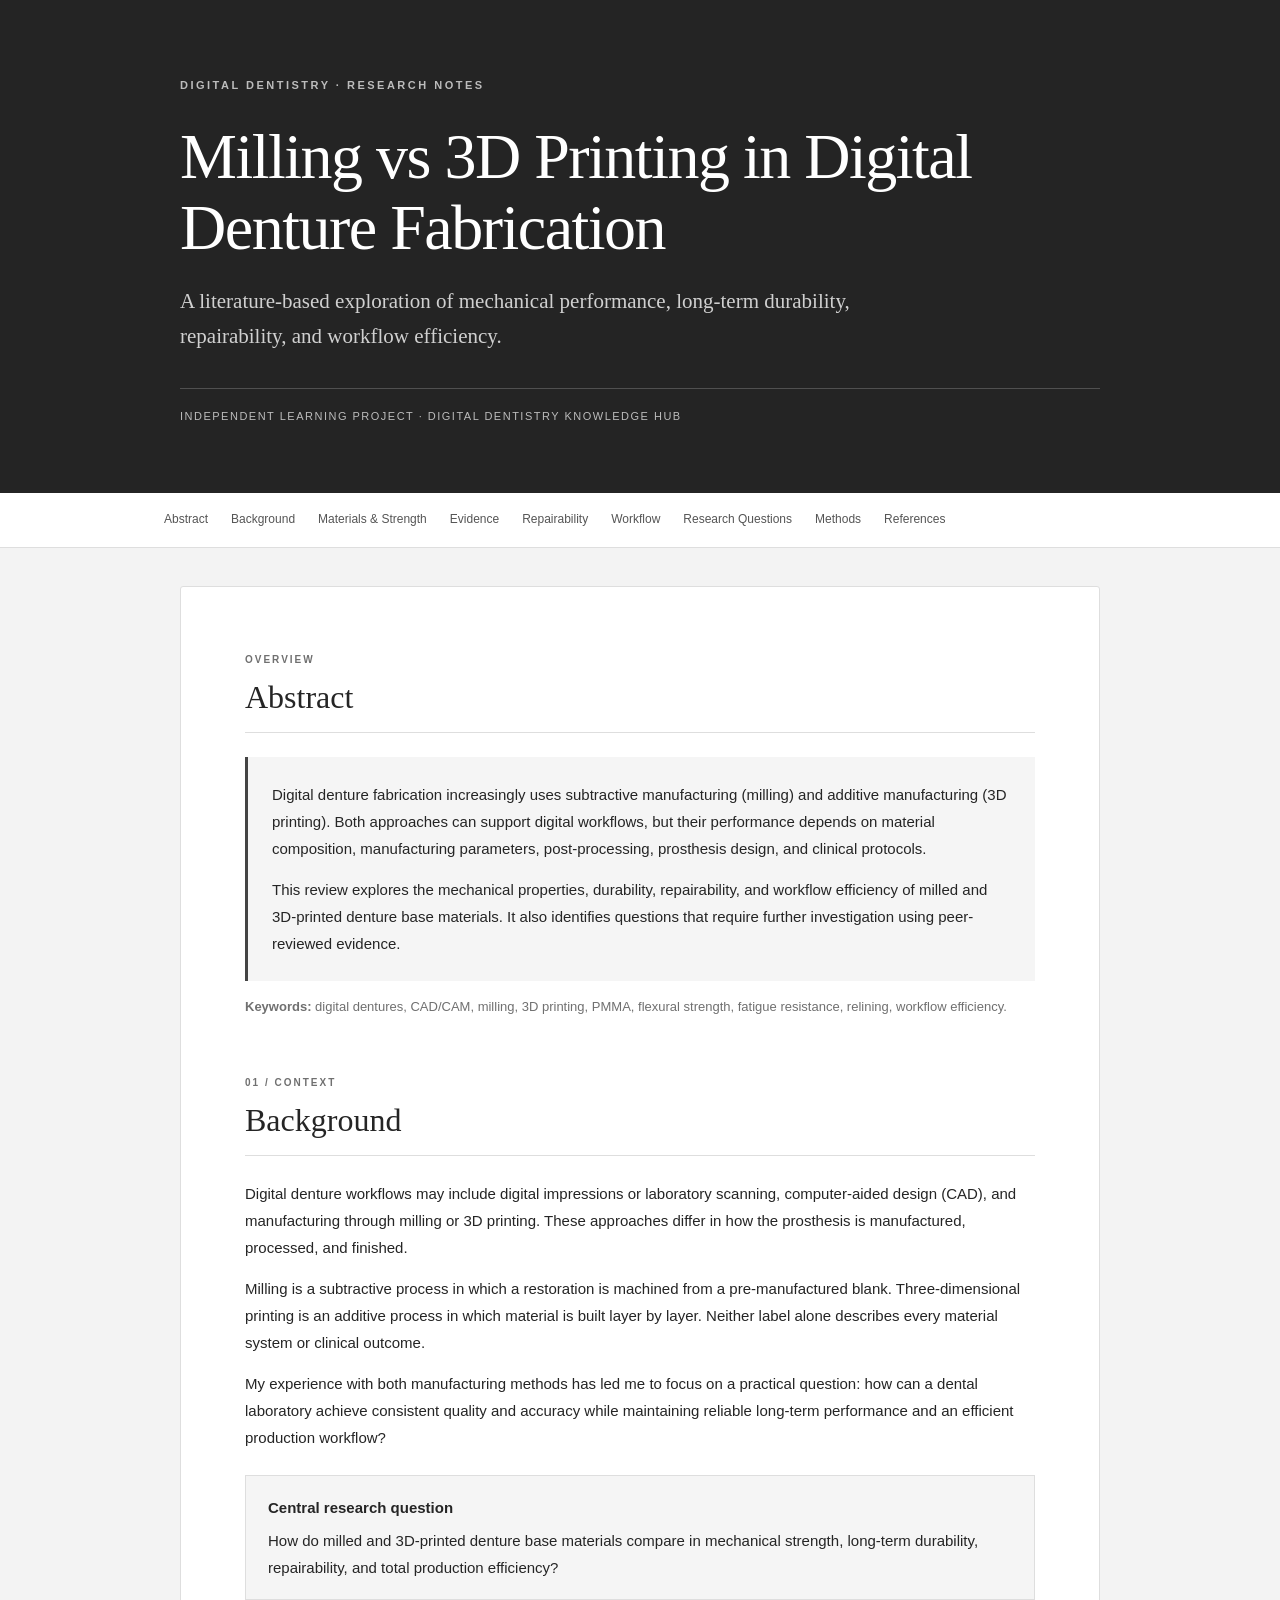
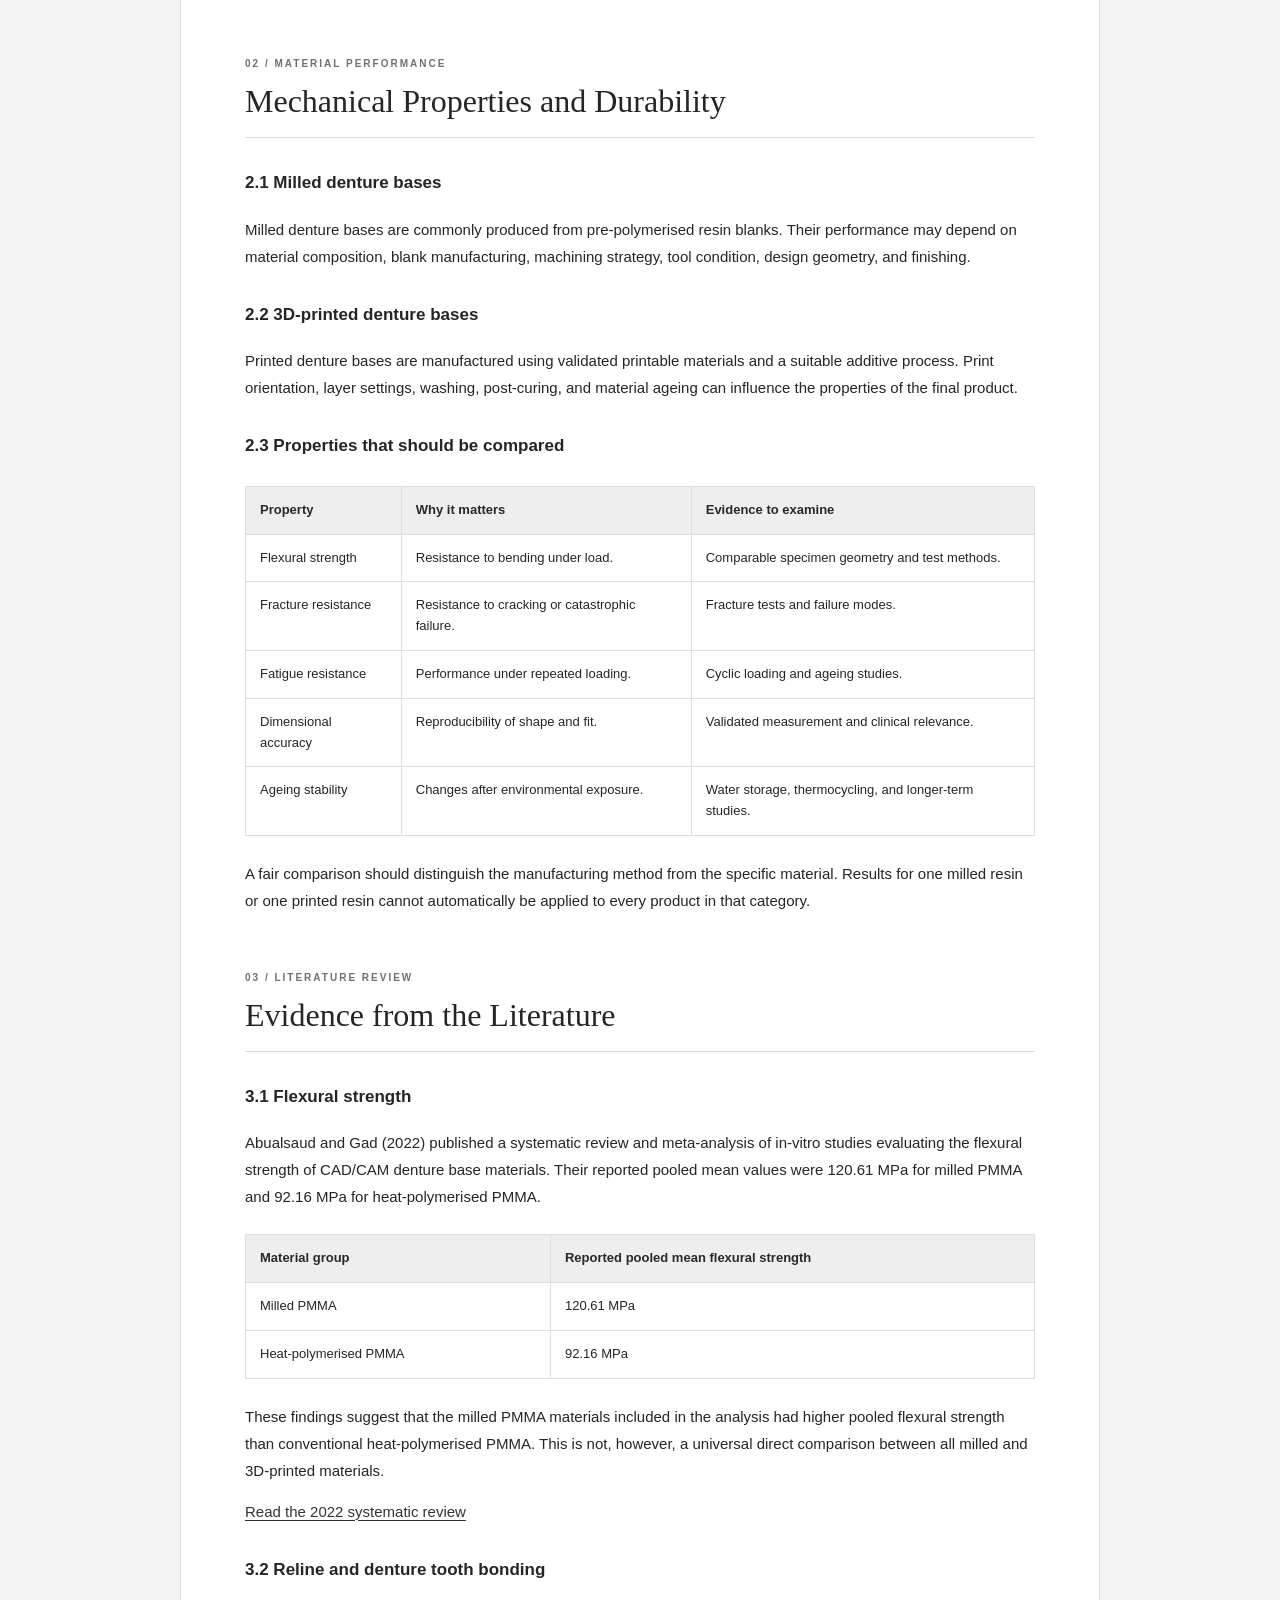
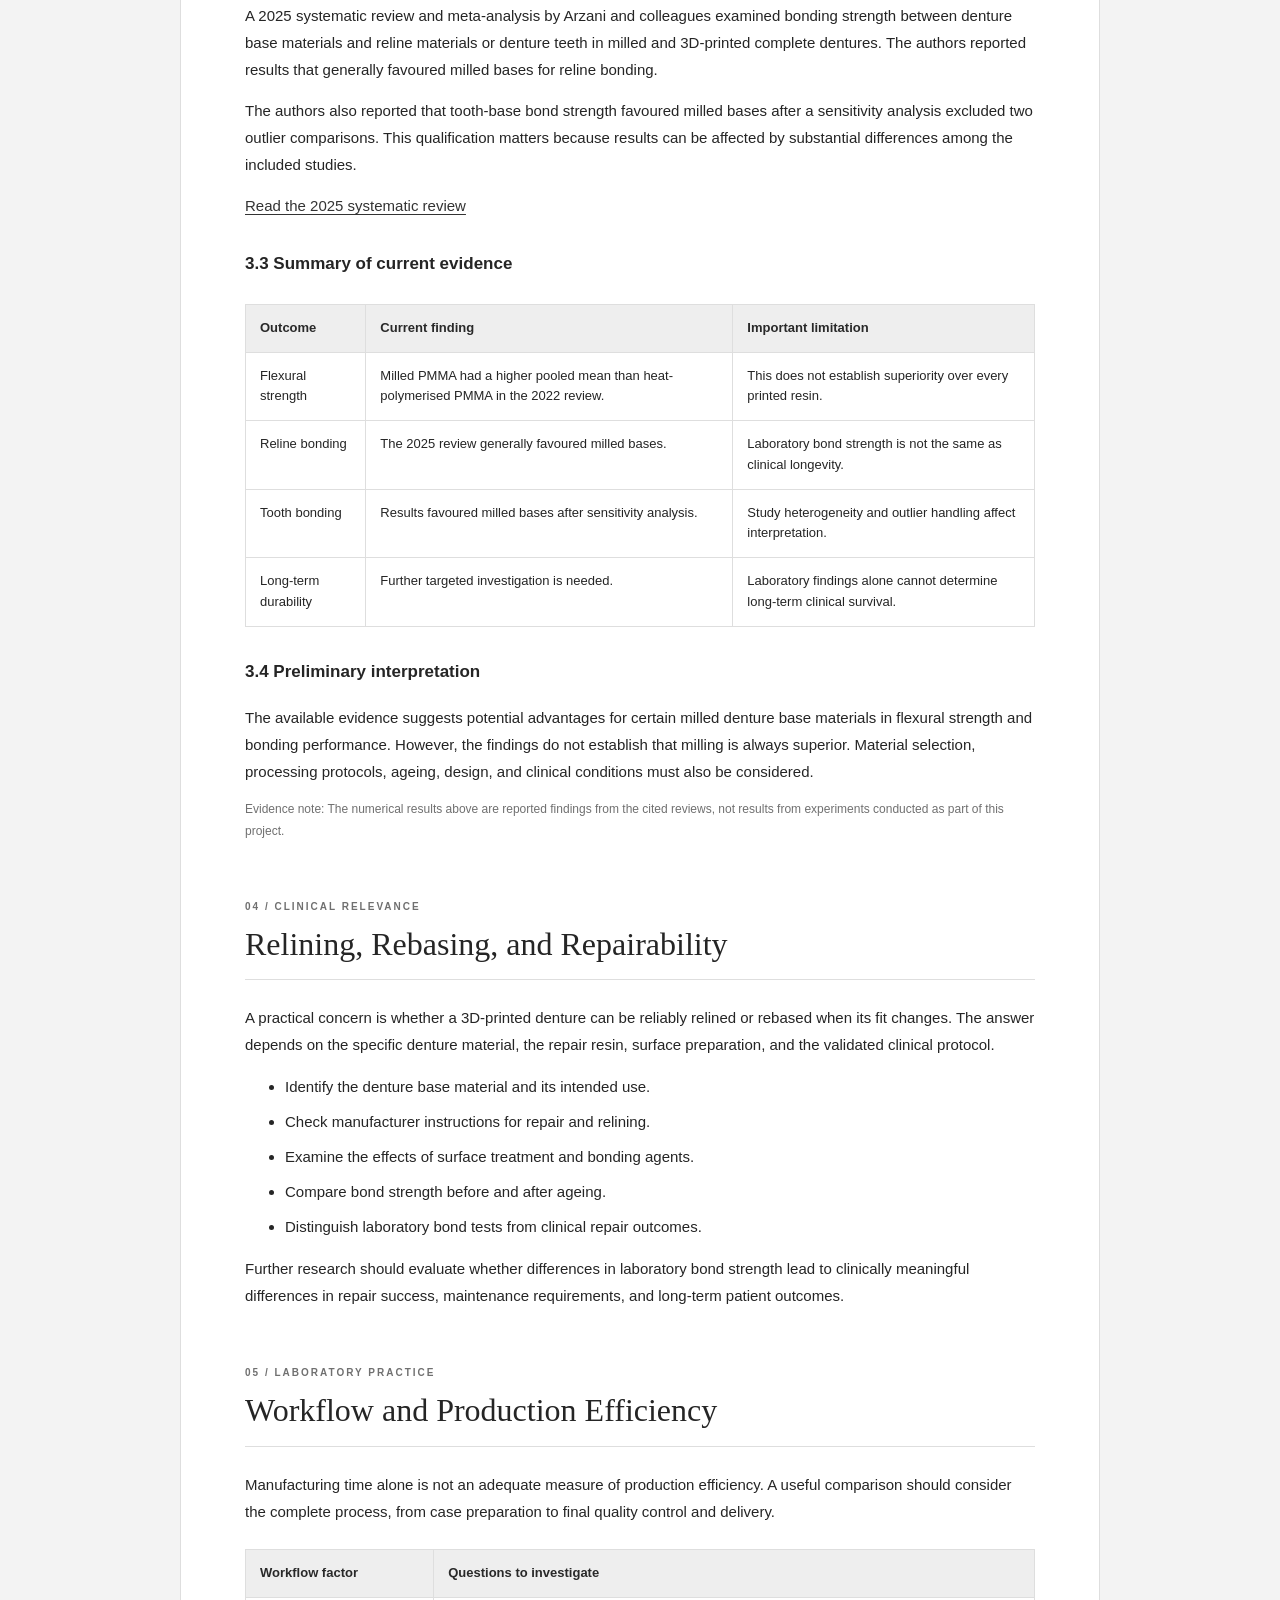
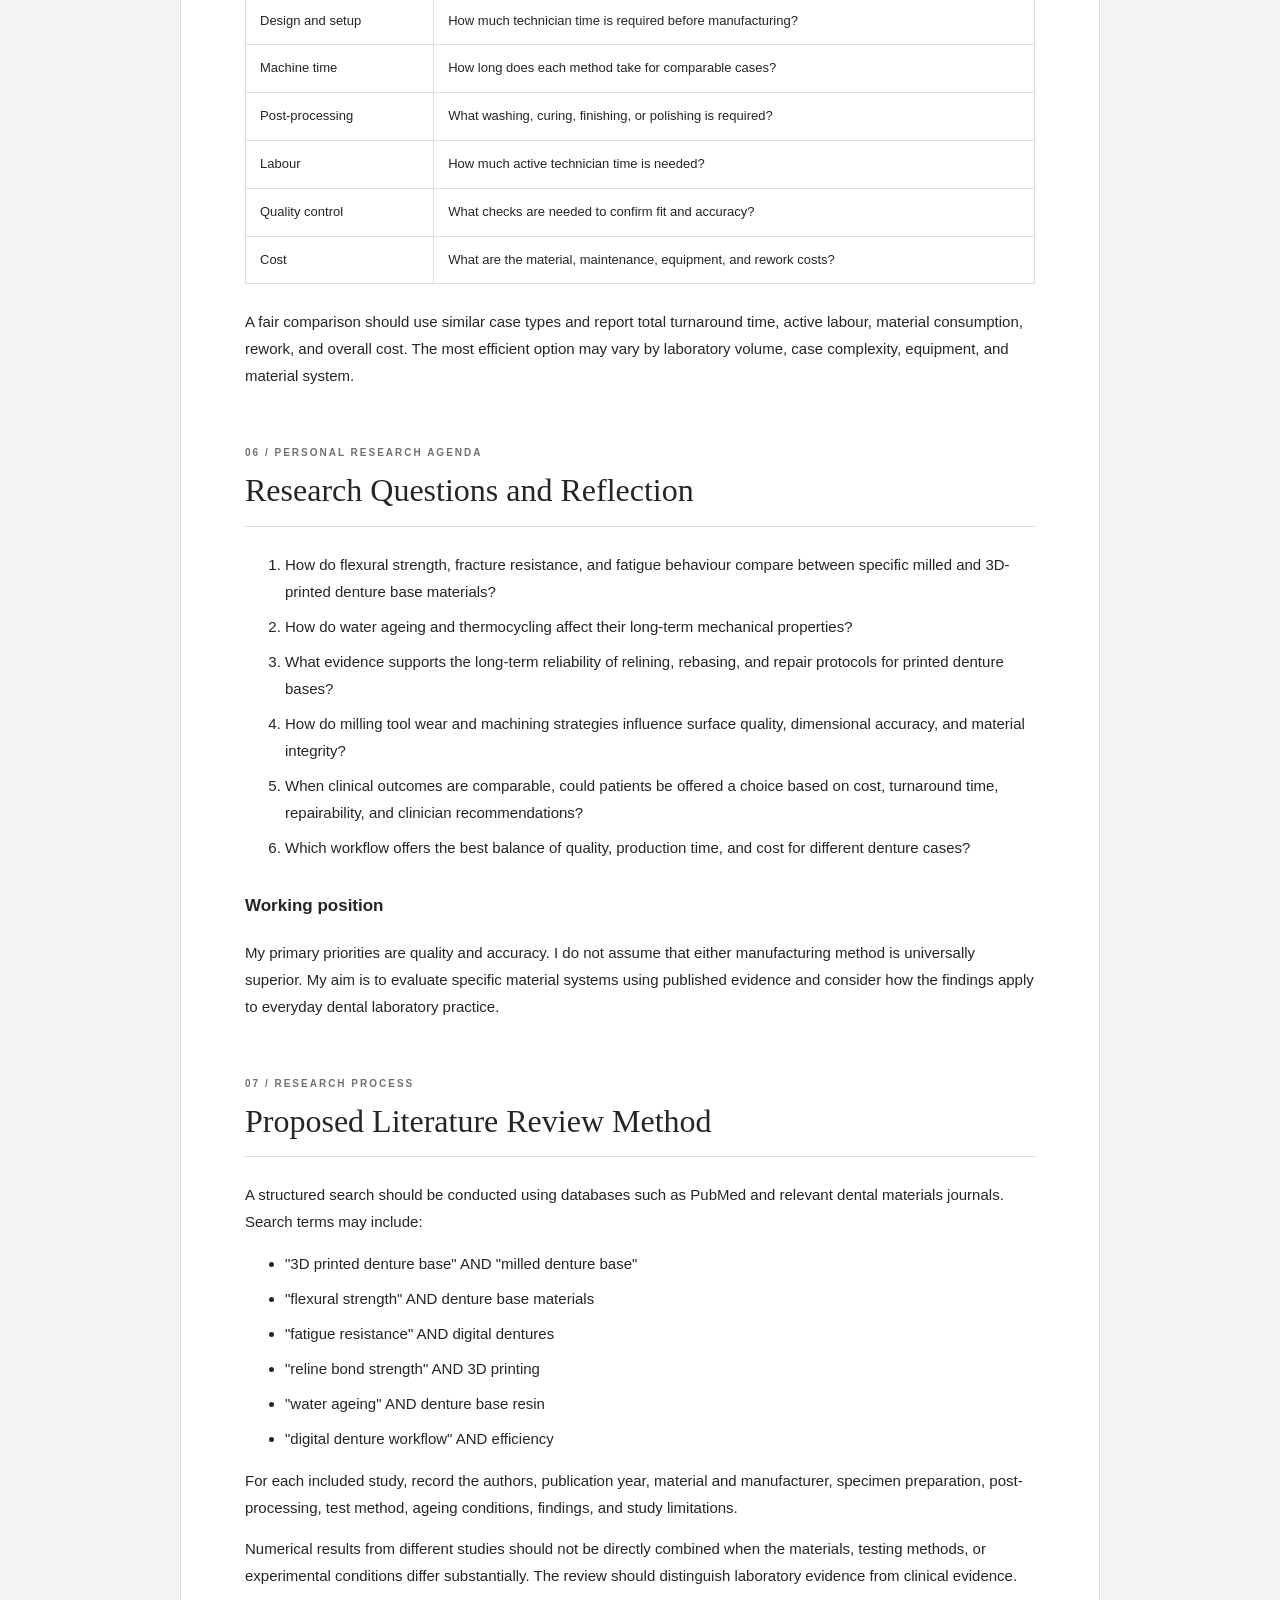
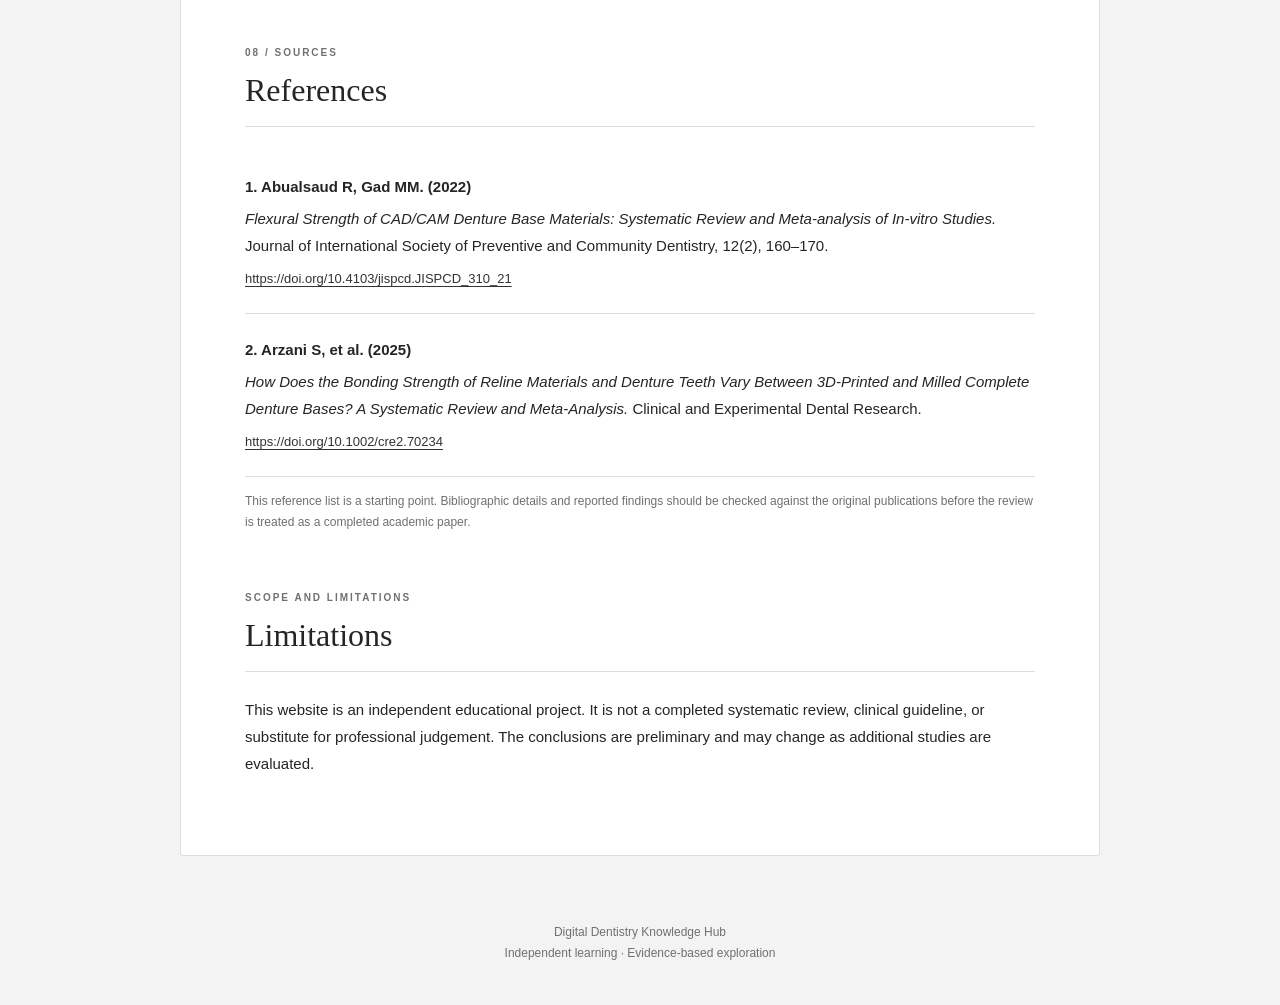
<file: docs/index.html>
<!DOCTYPE html>
<html lang="en">
<head>
<meta charset="UTF-8">
<meta name="viewport" content="width=device-width, initial-scale=1.0">

<title>Milling vs 3D Printing | Digital Dentistry Research</title>

<meta name="description" content="An independent literature review exploring milling and 3D printing in digital denture fabrication, with a focus on strength, durability, repairability, and workflow efficiency.">

<style>
:root {
  --background: #f3f3f3;
  --paper: #ffffff;
  --ink: #252525;
  --muted: #707070;
  --line: #dedede;
  --soft: #eeeeee;
  --dark: #242424;
  --dark-muted: #c6c6c6;
}

* {
  box-sizing: border-box;
}

html {
  scroll-behavior: smooth;
  scroll-padding-top: 30px;
}

body {
  margin: 0;
  background: var(--background);
  color: var(--ink);
  font-family: Arial, Helvetica, sans-serif;
  font-size: 15px;
  line-height: 1.8;
}

a {
  color: #333333;
  text-decoration-thickness: 1px;
  text-underline-offset: 3px;
}

a:hover {
  color: #777777;
}

header {
  background: var(--dark);
  color: white;
  padding: 76px 24px 66px;
}

.hero {
  max-width: 920px;
  margin: 0 auto;
}

.kicker {
  color: #bcbcbc;
  font-size: 11px;
  font-weight: 700;
  letter-spacing: 2.5px;
  text-transform: uppercase;
}

h1 {
  max-width: 800px;
  margin: 25px 0 20px;
  font-family: Georgia, "Times New Roman", serif;
  font-size: clamp(38px, 6vw, 64px);
  font-weight: 400;
  line-height: 1.12;
  letter-spacing: -1.5px;
}

.subtitle {
  max-width: 700px;
  color: #d0d0d0;
  font-family: Georgia, "Times New Roman", serif;
  font-size: clamp(17px, 2vw, 21px);
  line-height: 1.65;
}

.meta {
  margin-top: 35px;
  padding-top: 18px;
  border-top: 1px solid #505050;
  color: #bcbcbc;
  font-size: 11px;
  letter-spacing: 1.5px;
}

nav {
  position: relative;
  background: #ffffff;
  border-bottom: 1px solid var(--line);
}

.nav-inner {
  display: flex;
  flex-wrap: wrap;
  gap: 8px 23px;
  max-width: 1000px;
  margin: 0 auto;
  padding: 16px 24px;
}

nav a {
  color: #555555;
  font-size: 12px;
  text-decoration: none;
}

nav a:hover {
  color: #000000;
}

main {
  max-width: 960px;
  margin: 38px auto;
  padding: 0 20px;
}

article {
  padding: clamp(24px, 5vw, 64px);
  background: var(--paper);
  border: 1px solid var(--line);
  border-radius: 3px;
}

section {
  margin-bottom: 55px;
  scroll-margin-top: 24px;
}

section:last-child {
  margin-bottom: 0;
}

.section-label {
  color: var(--muted);
  font-size: 10px;
  font-weight: 700;
  letter-spacing: 2px;
  text-transform: uppercase;
}

h2 {
  margin: 8px 0 24px;
  padding-bottom: 14px;
  border-bottom: 1px solid var(--line);
  font-family: Georgia, "Times New Roman", serif;
  font-size: clamp(25px, 4vw, 32px);
  font-weight: 400;
  line-height: 1.3;
}

h3 {
  margin-top: 30px;
  font-size: 17px;
  font-weight: 700;
}

p {
  margin: 14px 0;
}

li {
  margin-bottom: 8px;
}

.abstract {
  padding: 24px;
  background: #f5f5f5;
  border-left: 3px solid #444444;
}

.abstract p:first-child {
  margin-top: 0;
}

.abstract p:last-child {
  margin-bottom: 0;
}

.keywords {
  color: var(--muted);
  font-size: 13px;
}

.callout {
  margin: 24px 0;
  padding: 18px 22px;
  background: #f5f5f5;
  border: 1px solid var(--line);
}

.callout strong {
  display: block;
  margin-bottom: 6px;
}

.table-wrap {
  margin: 24px 0;
  overflow-x: auto;
}

table {
  width: 100%;
  border-collapse: collapse;
  font-size: 13px;
  line-height: 1.6;
}

th,
td {
  padding: 13px 14px;
  border: 1px solid var(--line);
  text-align: left;
  vertical-align: top;
}

th {
  background: #eeeeee;
  color: #292929;
  font-weight: 700;
}

td {
  background: #ffffff;
}

.number {
  font-variant-numeric: tabular-nums;
  white-space: nowrap;
}

.reference {
  padding: 17px 0;
  border-bottom: 1px solid var(--line);
}

.reference:last-child {
  border-bottom: 0;
}

.reference p {
  margin: 5px 0;
}

.reference a {
  overflow-wrap: anywhere;
  font-size: 13px;
}

.small {
  color: var(--muted);
  font-size: 12px;
}

footer {
  padding: 28px 20px 40px;
  color: var(--muted);
  font-size: 12px;
  text-align: center;
}

@media (max-width: 600px) {
  header {
    padding: 52px 22px 44px;
  }

  h1 {
    letter-spacing: -0.8px;
  }

  .nav-inner {
    gap: 10px 16px;
    padding: 14px 20px;
  }

  main {
    margin: 20px auto;
    padding: 0 10px;
  }

  article {
    padding: 24px 19px;
  }

  section {
    margin-bottom: 42px;
  }

  th,
  td {
    min-width: 115px;
    padding: 10px;
  }

  .abstract {
    padding: 17px;
  }
}
</style>
</head>

<body>

<header>
  <div class="hero">
    <div class="kicker">
      Digital Dentistry · Research Notes
    </div>

    <h1>
      Milling vs 3D Printing in Digital Denture Fabrication
    </h1>

    <p class="subtitle">
      A literature-based exploration of mechanical performance,
      long-term durability, repairability, and workflow efficiency.
    </p>

    <div class="meta">
      INDEPENDENT LEARNING PROJECT · DIGITAL DENTISTRY KNOWLEDGE HUB
    </div>
  </div>
</header>

<nav>
  <div class="nav-inner">
    <a href="#abstract">Abstract</a>
    <a href="#background">Background</a>
    <a href="#materials">Materials & Strength</a>
    <a href="#evidence">Evidence</a>
    <a href="#repair">Repairability</a>
    <a href="#workflow">Workflow</a>
    <a href="#questions">Research Questions</a>
    <a href="#method">Methods</a>
    <a href="#references">References</a>
  </div>
</nav>

<main>
<article>

<section id="abstract">
  <div class="section-label">Overview</div>
  <h2>Abstract</h2>

  <div class="abstract">
    <p>
      Digital denture fabrication increasingly uses subtractive
      manufacturing (milling) and additive manufacturing
      (3D printing). Both approaches can support digital
      workflows, but their performance depends on material
      composition, manufacturing parameters, post-processing,
      prosthesis design, and clinical protocols.
    </p>

    <p>
      This review explores the mechanical properties,
      durability, repairability, and workflow efficiency of
      milled and 3D-printed denture base materials. It also
      identifies questions that require further investigation
      using peer-reviewed evidence.
    </p>
  </div>

  <p class="keywords">
    <strong>Keywords:</strong> digital dentures, CAD/CAM,
    milling, 3D printing, PMMA, flexural strength,
    fatigue resistance, relining, workflow efficiency.
  </p>
</section>

<section id="background">
  <div class="section-label">01 / Context</div>
  <h2>Background</h2>

  <p>
    Digital denture workflows may include digital impressions
    or laboratory scanning, computer-aided design (CAD),
    and manufacturing through milling or 3D printing.
    These approaches differ in how the prosthesis is
    manufactured, processed, and finished.
  </p>

  <p>
    Milling is a subtractive process in which a restoration
    is machined from a pre-manufactured blank. Three-dimensional
    printing is an additive process in which material is built
    layer by layer. Neither label alone describes every
    material system or clinical outcome.
  </p>

  <p>
    My experience with both manufacturing methods has led me
    to focus on a practical question: how can a dental
    laboratory achieve consistent quality and accuracy while
    maintaining reliable long-term performance and an efficient
    production workflow?
  </p>

  <div class="callout">
    <strong>Central research question</strong>
    How do milled and 3D-printed denture base materials compare
    in mechanical strength, long-term durability, repairability,
    and total production efficiency?
  </div>
</section>

<section id="materials">
  <div class="section-label">02 / Material Performance</div>
  <h2>Mechanical Properties and Durability</h2>

  <h3>2.1 Milled denture bases</h3>

  <p>
    Milled denture bases are commonly produced from
    pre-polymerised resin blanks. Their performance may depend
    on material composition, blank manufacturing, machining
    strategy, tool condition, design geometry, and finishing.
  </p>

  <h3>2.2 3D-printed denture bases</h3>

  <p>
    Printed denture bases are manufactured using validated
    printable materials and a suitable additive process.
    Print orientation, layer settings, washing, post-curing,
    and material ageing can influence the properties of the
    final product.
  </p>

  <h3>2.3 Properties that should be compared</h3>

  <div class="table-wrap">
    <table>
      <thead>
        <tr>
          <th>Property</th>
          <th>Why it matters</th>
          <th>Evidence to examine</th>
        </tr>
      </thead>
      <tbody>
        <tr>
          <td>Flexural strength</td>
          <td>Resistance to bending under load.</td>
          <td>Comparable specimen geometry and test methods.</td>
        </tr>
        <tr>
          <td>Fracture resistance</td>
          <td>Resistance to cracking or catastrophic failure.</td>
          <td>Fracture tests and failure modes.</td>
        </tr>
        <tr>
          <td>Fatigue resistance</td>
          <td>Performance under repeated loading.</td>
          <td>Cyclic loading and ageing studies.</td>
        </tr>
        <tr>
          <td>Dimensional accuracy</td>
          <td>Reproducibility of shape and fit.</td>
          <td>Validated measurement and clinical relevance.</td>
        </tr>
        <tr>
          <td>Ageing stability</td>
          <td>Changes after environmental exposure.</td>
          <td>Water storage, thermocycling, and longer-term studies.</td>
        </tr>
      </tbody>
    </table>
  </div>

  <p>
    A fair comparison should distinguish the manufacturing
    method from the specific material. Results for one milled
    resin or one printed resin cannot automatically be applied
    to every product in that category.
  </p>
</section>

<section id="evidence">
  <div class="section-label">03 / Literature Review</div>
  <h2>Evidence from the Literature</h2>

  <h3>3.1 Flexural strength</h3>

  <p>
    Abualsaud and Gad (2022) published a systematic review
    and meta-analysis of in-vitro studies evaluating the
    flexural strength of CAD/CAM denture base materials.
    Their reported pooled mean values were 120.61 MPa for
    milled PMMA and 92.16 MPa for heat-polymerised PMMA.
  </p>

  <div class="table-wrap">
    <table>
      <thead>
        <tr>
          <th>Material group</th>
          <th>Reported pooled mean flexural strength</th>
        </tr>
      </thead>
      <tbody>
        <tr>
          <td>Milled PMMA</td>
          <td class="number">120.61 MPa</td>
        </tr>
        <tr>
          <td>Heat-polymerised PMMA</td>
          <td class="number">92.16 MPa</td>
        </tr>
      </tbody>
    </table>
  </div>

  <p>
    These findings suggest that the milled PMMA materials
    included in the analysis had higher pooled flexural
    strength than conventional heat-polymerised PMMA.
    This is not, however, a universal direct comparison
    between all milled and 3D-printed materials.
  </p>

  <p>
    <a href="https://doi.org/10.4103/jispcd.JISPCD_310_21"
       target="_blank" rel="noopener noreferrer">
      Read the 2022 systematic review
    </a>
  </p>

  <h3>3.2 Reline and denture tooth bonding</h3>

  <p>
    A 2025 systematic review and meta-analysis by Arzani
    and colleagues examined bonding strength between
    denture base materials and reline materials or denture
    teeth in milled and 3D-printed complete dentures.
    The authors reported results that generally favoured
    milled bases for reline bonding.
  </p>

  <p>
    The authors also reported that tooth-base bond strength
    favoured milled bases after a sensitivity analysis
    excluded two outlier comparisons. This qualification
    matters because results can be affected by substantial
    differences among the included studies.
  </p>

  <p>
    <a href="https://doi.org/10.1002/cre2.70234"
       target="_blank" rel="noopener noreferrer">
      Read the 2025 systematic review
    </a>
  </p>

  <h3>3.3 Summary of current evidence</h3>

  <div class="table-wrap">
    <table>
      <thead>
        <tr>
          <th>Outcome</th>
          <th>Current finding</th>
          <th>Important limitation</th>
        </tr>
      </thead>
      <tbody>
        <tr>
          <td>Flexural strength</td>
          <td>Milled PMMA had a higher pooled mean than
              heat-polymerised PMMA in the 2022 review.</td>
          <td>This does not establish superiority over
              every printed resin.</td>
        </tr>
        <tr>
          <td>Reline bonding</td>
          <td>The 2025 review generally favoured milled bases.</td>
          <td>Laboratory bond strength is not the same as
              clinical longevity.</td>
        </tr>
        <tr>
          <td>Tooth bonding</td>
          <td>Results favoured milled bases after sensitivity
              analysis.</td>
          <td>Study heterogeneity and outlier handling
              affect interpretation.</td>
        </tr>
        <tr>
          <td>Long-term durability</td>
          <td>Further targeted investigation is needed.</td>
          <td>Laboratory findings alone cannot determine
              long-term clinical survival.</td>
        </tr>
      </tbody>
    </table>
  </div>

  <h3>3.4 Preliminary interpretation</h3>

  <p>
    The available evidence suggests potential advantages
    for certain milled denture base materials in flexural
    strength and bonding performance. However, the findings
    do not establish that milling is always superior.
    Material selection, processing protocols, ageing,
    design, and clinical conditions must also be considered.
  </p>

  <p class="small">
    Evidence note: The numerical results above are reported
    findings from the cited reviews, not results from
    experiments conducted as part of this project.
  </p>
</section>

<section id="repair">
  <div class="section-label">04 / Clinical Relevance</div>
  <h2>Relining, Rebasing, and Repairability</h2>

  <p>
    A practical concern is whether a 3D-printed denture can
    be reliably relined or rebased when its fit changes.
    The answer depends on the specific denture material,
    the repair resin, surface preparation, and the
    validated clinical protocol.
  </p>

  <ul>
    <li>Identify the denture base material and its intended use.</li>
    <li>Check manufacturer instructions for repair and relining.</li>
    <li>Examine the effects of surface treatment and bonding agents.</li>
    <li>Compare bond strength before and after ageing.</li>
    <li>Distinguish laboratory bond tests from clinical repair outcomes.</li>
  </ul>

  <p>
    Further research should evaluate whether differences in
    laboratory bond strength lead to clinically meaningful
    differences in repair success, maintenance requirements,
    and long-term patient outcomes.
  </p>
</section>

<section id="workflow">
  <div class="section-label">05 / Laboratory Practice</div>
  <h2>Workflow and Production Efficiency</h2>

  <p>
    Manufacturing time alone is not an adequate measure of
    production efficiency. A useful comparison should consider
    the complete process, from case preparation to final
    quality control and delivery.
  </p>

  <div class="table-wrap">
    <table>
      <thead>
        <tr>
          <th>Workflow factor</th>
          <th>Questions to investigate</th>
        </tr>
      </thead>
      <tbody>
        <tr>
          <td>Design and setup</td>
          <td>How much technician time is required before manufacturing?</td>
        </tr>
        <tr>
          <td>Machine time</td>
          <td>How long does each method take for comparable cases?</td>
        </tr>
        <tr>
          <td>Post-processing</td>
          <td>What washing, curing, finishing, or polishing is required?</td>
        </tr>
        <tr>
          <td>Labour</td>
          <td>How much active technician time is needed?</td>
        </tr>
        <tr>
          <td>Quality control</td>
          <td>What checks are needed to confirm fit and accuracy?</td>
        </tr>
        <tr>
          <td>Cost</td>
          <td>What are the material, maintenance, equipment, and rework costs?</td>
        </tr>
      </tbody>
    </table>
  </div>

  <p>
    A fair comparison should use similar case types and
    report total turnaround time, active labour, material
    consumption, rework, and overall cost. The most efficient
    option may vary by laboratory volume, case complexity,
    equipment, and material system.
  </p>
</section>

<section id="questions">
  <div class="section-label">06 / Personal Research Agenda</div>
  <h2>Research Questions and Reflection</h2>

  <ol>
    <li>
      How do flexural strength, fracture resistance, and
      fatigue behaviour compare between specific milled
      and 3D-printed denture base materials?
    </li>
    <li>
      How do water ageing and thermocycling affect their
      long-term mechanical properties?
    </li>
    <li>
      What evidence supports the long-term reliability of
      relining, rebasing, and repair protocols for printed
      denture bases?
    </li>
    <li>
      How do milling tool wear and machining strategies
      influence surface quality, dimensional accuracy,
      and material integrity?
    </li>
    <li>
      When clinical outcomes are comparable, could patients
      be offered a choice based on cost, turnaround time,
      repairability, and clinician recommendations?
    </li>
    <li>
      Which workflow offers the best balance of quality,
      production time, and cost for different denture cases?
    </li>
  </ol>

  <h3>Working position</h3>

  <p>
    My primary priorities are quality and accuracy.
    I do not assume that either manufacturing method is
    universally superior. My aim is to evaluate specific
    material systems using published evidence and consider
    how the findings apply to everyday dental laboratory
    practice.
  </p>
</section>

<section id="method">
  <div class="section-label">07 / Research Process</div>
  <h2>Proposed Literature Review Method</h2>

  <p>
    A structured search should be conducted using databases
    such as PubMed and relevant dental materials journals.
    Search terms may include:
  </p>

  <ul>
    <li>"3D printed denture base" AND "milled denture base"</li>
    <li>"flexural strength" AND denture base materials</li>
    <li>"fatigue resistance" AND digital dentures</li>
    <li>"reline bond strength" AND 3D printing</li>
    <li>"water ageing" AND denture base resin</li>
    <li>"digital denture workflow" AND efficiency</li>
  </ul>

  <p>
    For each included study, record the authors, publication
    year, material and manufacturer, specimen preparation,
    post-processing, test method, ageing conditions,
    findings, and study limitations.
  </p>

  <p>
    Numerical results from different studies should not be
    directly combined when the materials, testing methods,
    or experimental conditions differ substantially.
    The review should distinguish laboratory evidence
    from clinical evidence.
  </p>
</section>

<section id="references">
  <div class="section-label">08 / Sources</div>
  <h2>References</h2>

  <div class="reference">
    <p>
      <strong>1. Abualsaud R, Gad MM. (2022)</strong>
    </p>
    <p>
      <em>
        Flexural Strength of CAD/CAM Denture Base Materials:
        Systematic Review and Meta-analysis of In-vitro Studies.
      </em>
      Journal of International Society of Preventive and
      Community Dentistry, 12(2), 160–170.
    </p>
    <p>
      <a href="https://doi.org/10.4103/jispcd.JISPCD_310_21"
         target="_blank" rel="noopener noreferrer">
        https://doi.org/10.4103/jispcd.JISPCD_310_21
      </a>
    </p>
  </div>

  <div class="reference">
    <p>
      <strong>2. Arzani S, et al. (2025)</strong>
    </p>
    <p>
      <em>
        How Does the Bonding Strength of Reline Materials
        and Denture Teeth Vary Between 3D-Printed and Milled
        Complete Denture Bases? A Systematic Review and
        Meta-Analysis.
      </em>
      Clinical and Experimental Dental Research.
    </p>
    <p>
      <a href="https://doi.org/10.1002/cre2.70234"
         target="_blank" rel="noopener noreferrer">
        https://doi.org/10.1002/cre2.70234
      </a>
    </p>
  </div>

  <p class="small">
    This reference list is a starting point. Bibliographic
    details and reported findings should be checked against
    the original publications before the review is treated
    as a completed academic paper.
  </p>
</section>

<section id="disclaimer">
  <div class="section-label">Scope and Limitations</div>
  <h2>Limitations</h2>

  <p>
    This website is an independent educational project.
    It is not a completed systematic review, clinical
    guideline, or substitute for professional judgement.
    The conclusions are preliminary and may change as
    additional studies are evaluated.
  </p>
</section>

</article>
</main>

<footer>
  Digital Dentistry Knowledge Hub<br>
  Independent learning · Evidence-based exploration
</footer>

</body>
</html>
</file>
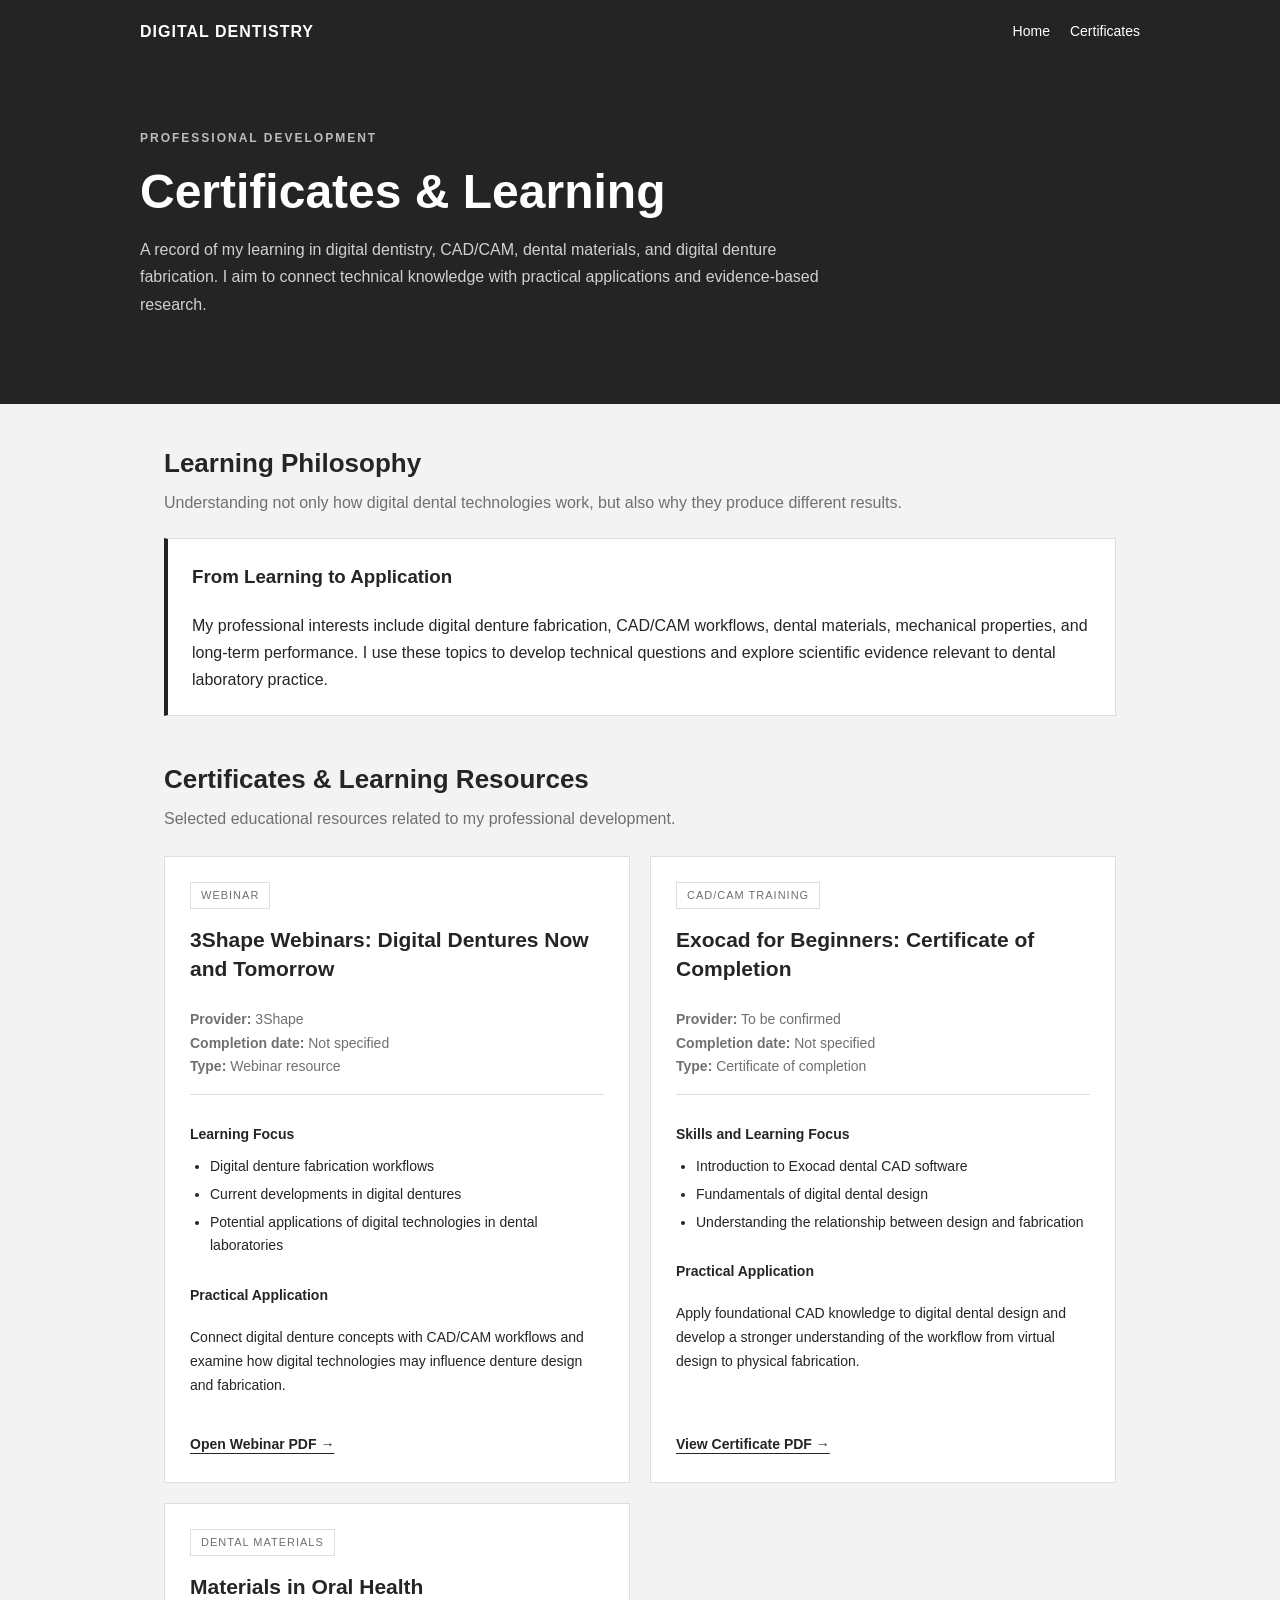
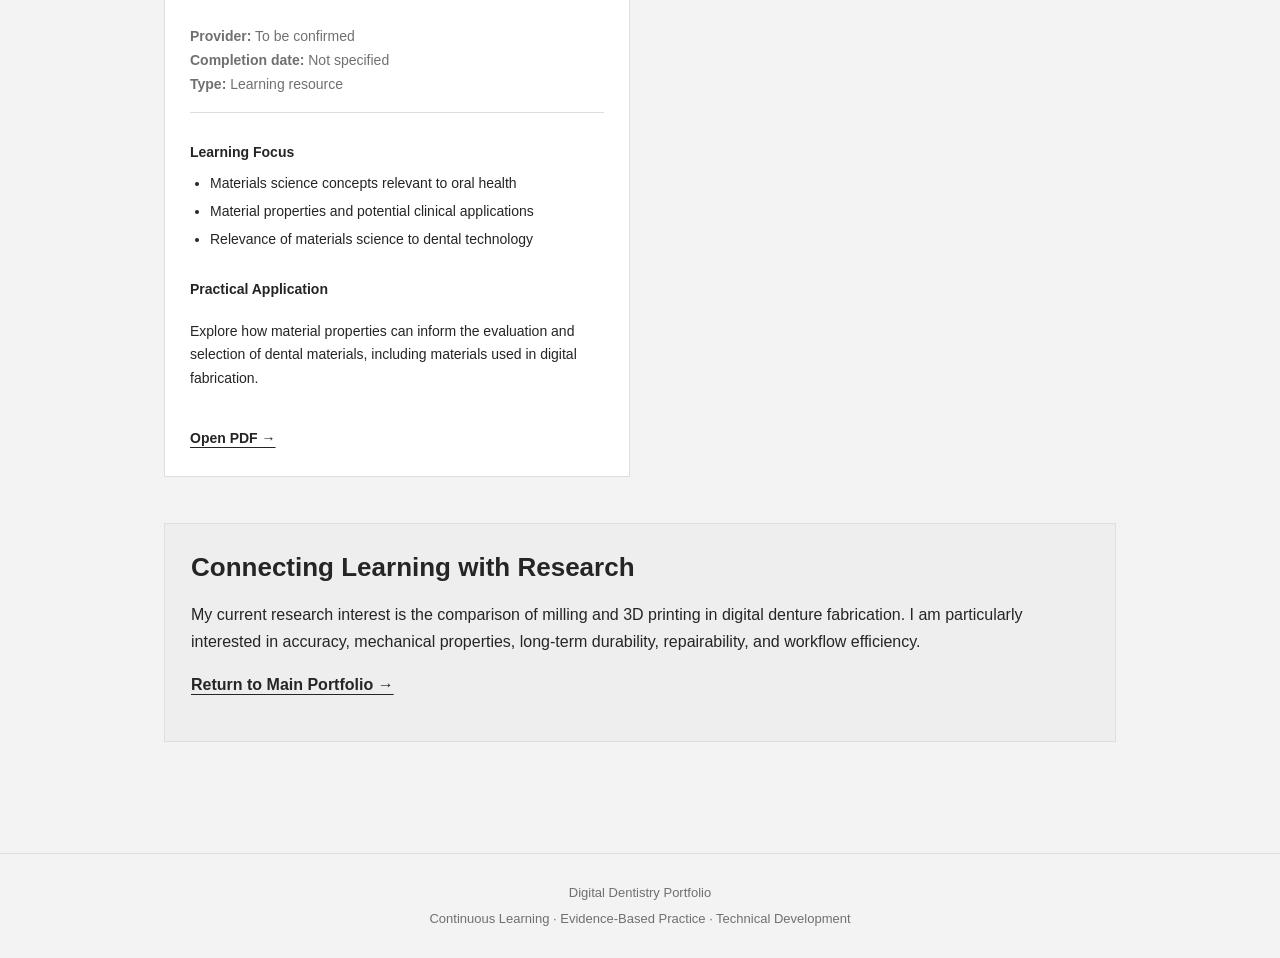
<file: docs/certificates.html>
<!DOCTYPE html>
<html lang="en">
<head>
    <meta charset="UTF-8">
    <meta name="viewport" content="width=device-width, initial-scale=1.0">

    <title>Certificates & Learning | Digital Dentistry Portfolio</title>

    <meta name="description" content="Professional learning in digital dentistry, CAD/CAM, dental materials, and digital denture fabrication.">

    <style>
        :root {
            --background: #f3f3f3;
            --paper: #ffffff;
            --ink: #252525;
            --muted: #707070;
            --line: #dedede;
            --soft: #eeeeee;
            --dark: #242424;
        }

        * {
            box-sizing: border-box;
        }

        html {
            scroll-behavior: smooth;
        }

        body {
            margin: 0;
            background: var(--background);
            color: var(--ink);
            font-family: Arial, Helvetica, sans-serif;
            line-height: 1.7;
        }

        a {
            color: var(--ink);
        }

        .site-header {
            background: var(--dark);
            color: white;
            padding: 18px 24px;
        }

        .nav {
            max-width: 1000px;
            margin: 0 auto;
            display: flex;
            justify-content: space-between;
            align-items: center;
            gap: 20px;
        }

        .brand {
            color: white;
            font-weight: bold;
            letter-spacing: 1px;
            text-decoration: none;
        }

        .nav-links {
            display: flex;
            flex-wrap: wrap;
            gap: 20px;
        }

        .nav-links a {
            color: white;
            text-decoration: none;
            font-size: 14px;
        }

        .nav-links a:hover {
            text-decoration: underline;
            text-underline-offset: 5px;
        }

        .hero {
            background: var(--dark);
            color: white;
            padding: 65px 24px 70px;
        }

        .hero-inner {
            max-width: 1000px;
            margin: 0 auto;
        }

        .eyebrow {
            color: #bdbdbd;
            font-size: 12px;
            font-weight: bold;
            letter-spacing: 2px;
            text-transform: uppercase;
        }

        h1 {
            margin: 14px 0;
            font-size: clamp(34px, 5vw, 48px);
            line-height: 1.2;
        }

        .hero p {
            max-width: 700px;
            color: #d0d0d0;
        }

        main {
            max-width: 1000px;
            margin: 0 auto;
            padding: 42px 24px 65px;
        }

        section {
            margin-bottom: 46px;
        }

        h2 {
            margin: 0 0 8px;
            font-size: 26px;
            line-height: 1.35;
        }

        .section-intro {
            margin-top: 0;
            color: var(--muted);
        }

        .overview {
            margin-top: 22px;
            padding: 22px 24px;
            background: var(--paper);
            border: 1px solid var(--line);
            border-left: 4px solid var(--dark);
        }

        .overview h3 {
            margin-top: 0;
        }

        .overview p {
            margin-bottom: 0;
        }

        .certificate-list {
            display: grid;
            grid-template-columns: repeat(2, minmax(0, 1fr));
            gap: 20px;
            margin-top: 24px;
        }

        .certificate-card {
            min-width: 0;
            display: flex;
            flex-direction: column;
            padding: 25px;
            background: var(--paper);
            border: 1px solid var(--line);
        }

        .category {
            display: inline-block;
            align-self: flex-start;
            padding: 3px 10px;
            border: 1px solid var(--line);
            color: var(--muted);
            font-size: 11px;
            letter-spacing: 1px;
            text-transform: uppercase;
        }

        .certificate-card h3 {
            margin: 16px 0 10px;
            font-size: 21px;
            line-height: 1.4;
            overflow-wrap: anywhere;
        }

        .details {
            padding-bottom: 15px;
            border-bottom: 1px solid var(--line);
            color: var(--muted);
            font-size: 13px;
        }

        .certificate-card h4 {
            margin: 14px 0 4px;
            font-size: 14px;
        }

        .certificate-card p,
        .certificate-card li {
            font-size: 14px;
        }

        .certificate-card ul {
            margin: 4px 0 8px;
            padding-left: 20px;
        }

        .certificate-card li {
            margin-bottom: 4px;
        }

        .certificate-link {
            display: inline-block;
            align-self: flex-start;
            margin-top: auto;
            padding-top: 22px;
            font-size: 14px;
            font-weight: bold;
            text-decoration: underline;
            text-underline-offset: 4px;
            overflow-wrap: anywhere;
        }

        .certificate-link:hover {
            color: var(--muted);
        }

        .research-section {
            padding: 26px;
            background: var(--soft);
            border: 1px solid var(--line);
        }

        .text-link {
            font-weight: bold;
            text-underline-offset: 4px;
        }

        footer {
            padding: 24px;
            border-top: 1px solid var(--line);
            color: var(--muted);
            font-size: 13px;
            text-align: center;
        }

        footer p {
            margin: 4px 0;
        }

        @media (max-width: 650px) {
            .nav {
                align-items: flex-start;
                flex-direction: column;
            }

            .nav-links {
                gap: 15px;
            }

            .hero {
                padding: 48px 20px;
            }

            main {
                padding: 30px 18px 50px;
            }

            .certificate-list {
                grid-template-columns: 1fr;
            }

            .certificate-card {
                padding: 21px;
            }
        }
    </style>
</head>

<body>
    <header class="site-header">
        <nav class="nav" aria-label="Main navigation">
            <a class="brand" href="index.html">DIGITAL DENTISTRY</a>

            <div class="nav-links">
                <a href="index.html">Home</a>
                <a href="certificates.html" aria-current="page">Certificates</a>
            </div>
        </nav>
    </header>

    <header class="hero">
        <div class="hero-inner">
            <div class="eyebrow">Professional Development</div>

            <h1>Certificates & Learning</h1>

            <p>
                A record of my learning in digital dentistry,
                CAD/CAM, dental materials, and digital denture fabrication.
                I aim to connect technical knowledge with practical
                applications and evidence-based research.
            </p>
        </div>
    </header>

    <main>
        <section>
            <h2>Learning Philosophy</h2>

            <p class="section-intro">
                Understanding not only how digital dental technologies
                work, but also why they produce different results.
            </p>

            <div class="overview">
                <h3>From Learning to Application</h3>

                <p>
                    My professional interests include digital denture
                    fabrication, CAD/CAM workflows, dental materials,
                    mechanical properties, and long-term performance.
                    I use these topics to develop technical questions
                    and explore scientific evidence relevant to
                    dental laboratory practice.
                </p>
            </div>
        </section>

        <section>
            <h2>Certificates & Learning Resources</h2>

            <p class="section-intro">
                Selected educational resources related to my
                professional development.
            </p>

            <div class="certificate-list">

                <!-- COURSE 1: 3Shape -->
                <article class="certificate-card">
                    <span class="category">Webinar</span>

                    <h3>3Shape Webinars: Digital Dentures Now and Tomorrow</h3>

                    <p class="details">
                        <strong>Provider:</strong> 3Shape
                        <br>
                        <strong>Completion date:</strong> Not specified
                        <br>
                        <strong>Type:</strong> Webinar resource
                    </p>

                    <h4>Learning Focus</h4>

                    <ul>
                        <li>Digital denture fabrication workflows</li>
                        <li>Current developments in digital dentures</li>
                        <li>Potential applications of digital technologies in dental laboratories</li>
                    </ul>

                    <h4>Practical Application</h4>

                    <p>
                        Connect digital denture concepts with CAD/CAM
                        workflows and examine how digital technologies
                        may influence denture design and fabrication.
                    </p>

                    <a class="certificate-link"
                       href="https://raw.githubusercontent.com/Karliedev/Interests/main/docs/3Shape%20Webinars%20Digital%20Dentures%20Now%20and%20Tomorrow.pdf"
                       target="_blank"
                       rel="noopener noreferrer">
                        Open Webinar PDF &rarr;
                    </a>
                </article>

                <!-- COURSE 2: Exocad -->
                <article class="certificate-card">
                    <span class="category">CAD/CAM Training</span>

                    <h3>Exocad for Beginners: Certificate of Completion</h3>

                    <p class="details">
                        <strong>Provider:</strong> To be confirmed
                        <br>
                        <strong>Completion date:</strong> Not specified
                        <br>
                        <strong>Type:</strong> Certificate of completion
                    </p>

                    <h4>Skills and Learning Focus</h4>

                    <ul>
                        <li>Introduction to Exocad dental CAD software</li>
                        <li>Fundamentals of digital dental design</li>
                        <li>Understanding the relationship between design and fabrication</li>
                    </ul>

                    <h4>Practical Application</h4>

                    <p>
                        Apply foundational CAD knowledge to digital
                        dental design and develop a stronger understanding
                        of the workflow from virtual design to physical
                        fabrication.
                    </p>

                    <a class="certificate-link"
                       href="https://raw.githubusercontent.com/Karliedev/Interests/main/docs/Exocad%20for%20Beginners%20certificate%20of%20Completion.pdf"
                       target="_blank"
                       rel="noopener noreferrer">
                        View Certificate PDF &rarr;
                    </a>
                </article>

                <!-- RESOURCE 3: Materials in Oral Health -->
                <article class="certificate-card">
                    <span class="category">Dental Materials</span>

                    <h3>Materials in Oral Health</h3>

                    <p class="details">
                        <strong>Provider:</strong> To be confirmed
                        <br>
                        <strong>Completion date:</strong> Not specified
                        <br>
                        <strong>Type:</strong> Learning resource
                    </p>

                    <h4>Learning Focus</h4>

                    <ul>
                        <li>Materials science concepts relevant to oral health</li>
                        <li>Material properties and potential clinical applications</li>
                        <li>Relevance of materials science to dental technology</li>
                    </ul>

                    <h4>Practical Application</h4>

                    <p>
                        Explore how material properties can inform
                        the evaluation and selection of dental materials,
                        including materials used in digital fabrication.
                    </p>

                    <a class="certificate-link"
                       href="https://raw.githubusercontent.com/Karliedev/Interests/main/docs/Materials%20in%20Oral%20Health.pdf"
                       target="_blank"
                       rel="noopener noreferrer">
                        Open PDF &rarr;
                    </a>
                </article>

            </div>
        </section>

        <section class="research-section">
            <h2>Connecting Learning with Research</h2>

            <p>
                My current research interest is the comparison of
                milling and 3D printing in digital denture fabrication.
                I am particularly interested in accuracy, mechanical
                properties, long-term durability, repairability,
                and workflow efficiency.
            </p>

            <p>
                <a class="text-link" href="index.html">
                    Return to Main Portfolio &rarr;
                </a>
            </p>
        </section>
    </main>

    <footer>
        <p>Digital Dentistry Portfolio</p>
        <p>Continuous Learning · Evidence-Based Practice · Technical Development</p>
    </footer>
</body>
</html>
</file>
